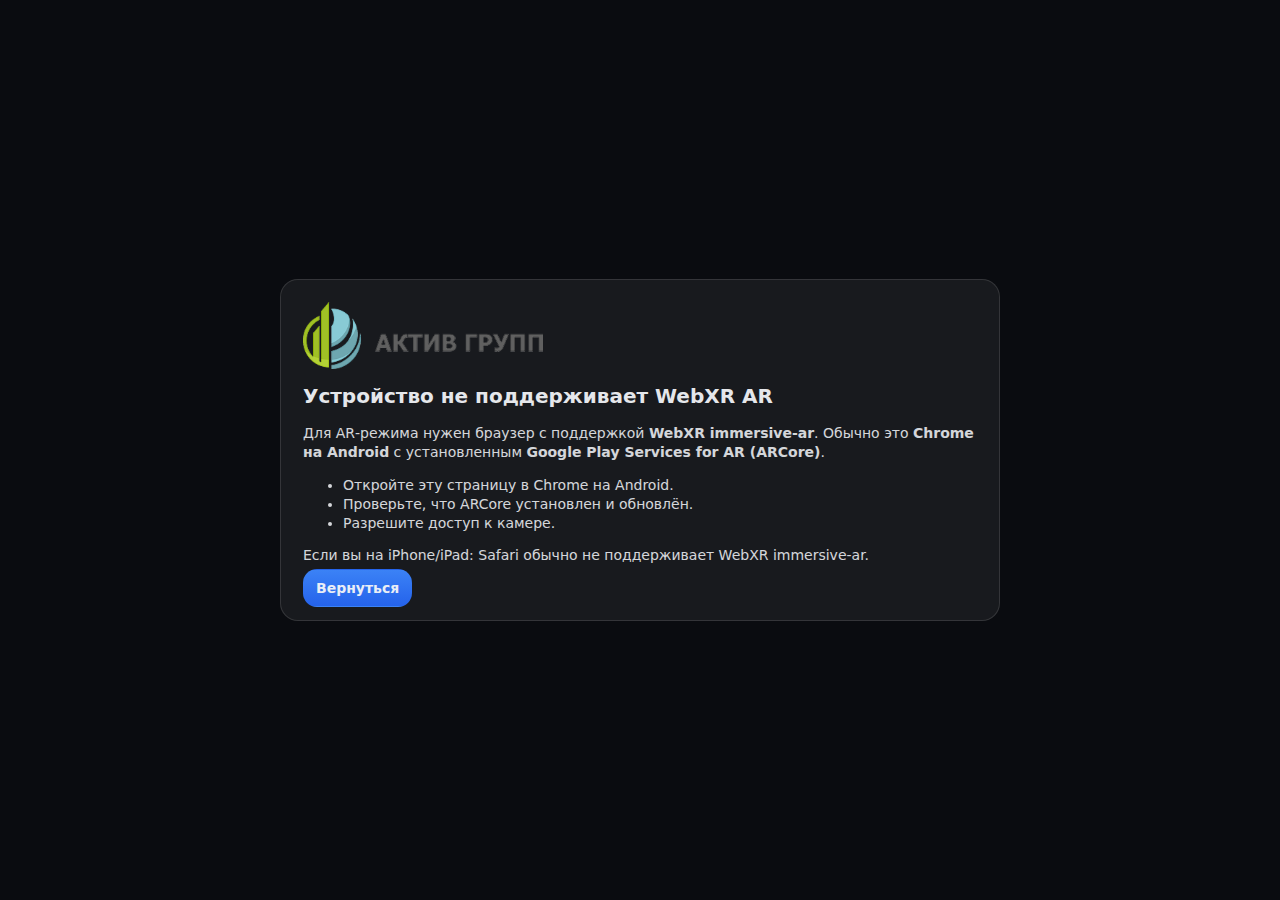
<file: index.html>
<!doctype html>
<html lang="ru">
<head>
  <meta charset="utf-8" />
  <meta name="viewport" content="width=device-width,initial-scale=1,viewport-fit=cover" />
  <meta name="theme-color" content="#0a0c10" />
  <title>AR мощение тротуарной плитки — Web MVP</title>
  <link rel="stylesheet" href="styles.css" />
  <link rel="manifest" href="manifest.webmanifest" />
</head>
<body>

  <div id="splash" class="splash">
    <div class="splashInner">
      <img class="splashLogo" src="assets/logo.png" alt="Логотип" />
      <div class="splashSpinner" aria-hidden="true"></div>
      <div class="splashText">Загрузка…</div>
    </div>
  </div>

  <canvas id="c"></canvas>

  <header class="topbar">
    <div class="title">AR мощение <span class="ver">Web MVP</span></div>
    <div id="status" class="status">инициализация…</div>
  </header>

  <section id="help" class="card help" role="dialog" aria-label="Подсказки">
    <div class="cardHead">
      <div class="cardTitle">Как пользоваться</div>
      <button id="closeHelp" class="iconBtn" aria-label="Скрыть подсказки">×</button>
    </div>
    <ol class="helpList">
      <li>Откройте сайт в <b>Chrome на Android</b> (нужен ARCore).</li>
      <li>Выберите плитку в каталоге → нажмите <b>Включить AR</b>.</li>
      <li>Наведите камеру на пол — появится маркер.</li>
            <li><b>Контур:</b> сначала нажмите <b>Калибр. пол</b>, затем тапайте по углам → <b>Замкнуть</b> → <b>Визуализировать</b>.</li>
      <li><b>Замер:</b> 2 тапа = расстояние, контур = площадь.</li>
    </ol>
    <div class="helpNote">
      iPhone/iPad: в Safari обычно нет WebXR «immersive-ar», поэтому будет только 3D‑превью (без привязки к полу).<br/>
      Админка каталога: <a href="./admin.html" target="_blank" rel="noopener">admin.html</a>
    </div>
  </section>

  <button id="menuFab" class="fab" aria-label="Открыть меню" title="Меню">☰</button>
  <button id="catalogFab" class="fab fab2" aria-label="Каталог" title="Каталог">▦</button>
  <button id="helpFab" class="fab fab3" aria-label="Подсказки" title="Подсказки">?</button>

  <section id="panel" class="panel">
    <div class="panelGrip" aria-hidden="true"></div>

    <div class="panelRow">
      <button id="enterArBtn" class="btn primary">Включить AR</button>
      <button id="exitArBtn" class="btn" disabled>Выход</button>
      <button id="clearBtn" class="btn">Очистить</button>
      <button id="calibBtn" class="btn">Калибр. пол</button>
      <button id="gridBtn" class="btn">Сетка</button>
      <button id="hidePanelBtn" class="btn ghost">Скрыть</button>
    </div>

    <div class="card compact">
      <div class="cardTitle">Режим</div>
      <div class="seg">        <button id="modeDraw" class="segBtn segOn">Контур</button>
        <button id="modeMeasure" class="segBtn">Замер</button>
      </div>
      <div class="note" id="modeHint">Контур: калибруйте пол, затем ставьте точки.</div>
    </div>

    <div class="card compact" id="drawCard" hidden>
      <div class="cardTitle">Разметка контура</div>
      <div class="note">1) Нажмите «Калибр. пол» (маркер должен быть на полу). 2) Тапайте точки (4–10). 3) Замкните контур — появится кнопка «Визуализировать».</div>
      <div class="panelRow small">
        <button id="undoBtn" class="btn">↶ Отмена</button>
        <button id="closePolyBtn" class="btn primary">Замкнуть контур</button>
        <button id="resetPolyBtn" class="btn">Очистить</button>
      </div>
      <div class="note" id="areaOut">—</div>
      <div class="note" id="drawStatus"></div>
    </div>

    <div class="card compact" id="measureCard" hidden>
      <div class="cardTitle">Замер</div>
      <div class="note">Тапните 2 точки на полу — покажем расстояние. В режиме «Контур» показываем площадь.</div>
      <div class="panelRow small">
        <button id="clearMeasureBtn" class="btn">Сбросить замер</button>
      </div>
      <div class="note" id="measureOut">—</div>
    </div>

    <div class="card compact">
      <div class="cardTitle">Плитка</div>
      <div class="note"><b id="tileName">—</b></div>
      <div id="variantRow" class="variantRow"></div>

      <label class="field">
        <span>Масштаб текстуры: <b id="texVal">1.00</b>x</span>
        <input id="texScale" type="range" min="0.25" max="3" step="0.05" value="1.00" />
      </label>

      <label class="field">
        <span>Высота (мм): <b id="hVal">-5</b></span>
        <input id="heightMm" type="range" min="-20" max="10" step="1" value="-5" />
      </label>

      <label class="field">
        <span>Раскладка</span>
        <select id="layout">
          <option value="straight">Прямая</option>
          <option value="diagonal">Диагональ 45°</option>
          <option value="cross">Поворот 90°</option>
          <option value="running">Смещение рядов</option>
        </select>
      </label>

      <div class="panelRow small">
        <button id="openCatalogBtn" class="btn">Открыть каталог</button>
        <button id="shotBtn" class="btn">Скриншот</button>
      </div>
    </div>

    <div class="note small muted">
      WebXR AR работает в Chrome на Android. Для iPhone нужна нативная версия (Unity/ARKit) или специальный WebXR Viewer.
    </div>
  </section>

  <div id="catalogOverlay" class="catalogOverlay hidden" aria-hidden="true">
    <div class="catalogModal">
      <div class="catalogHead">
        <div class="catalogTitle">Каталог плитки</div>
        <button id="closeCatalogBtn" class="iconBtn" aria-label="Закрыть каталог">×</button>
      </div>

      <div class="catalogControls">
        <input id="catalogSearch" class="search" type="search" placeholder="Поиск по названию…" />
        <div class="filters">
          <select id="filterCollection"><option value="">Коллекция (все)</option></select>
          <select id="filterTech"><option value="">Технология (все)</option></select>
          <select id="filterThickness"><option value="">Толщина (все)</option></select>
        </div>
        <div class="catalogHint">Нажмите на карточку, чтобы применить плитку.</div>
      </div>

      <div id="catalogGrid" class="catalogGrid"></div>
    </div>
  </div>


  <div id="actionBar" class="actionBar hidden" aria-live="polite">
    <button id="actionBtn" class="actionBtn">Визуализировать</button>
    <button id="actionClose" class="actionClose" aria-label="Скрыть">×</button>
  </div>
    <div class="panelRow statusRow">
      <div id="floorQualityBadge" class="badge bad" title="Качество трекинга пола">Floor: scanning…</div>
      <button id="occlusionToggle" class="btn small" aria-label="Toggle occlusion">Occlusion: Off</button>
    </div>


  <pre id="dbg" class="dbg" hidden></pre>

  <script type="module" src="app.js"></script>
</body>
</html>
</file>
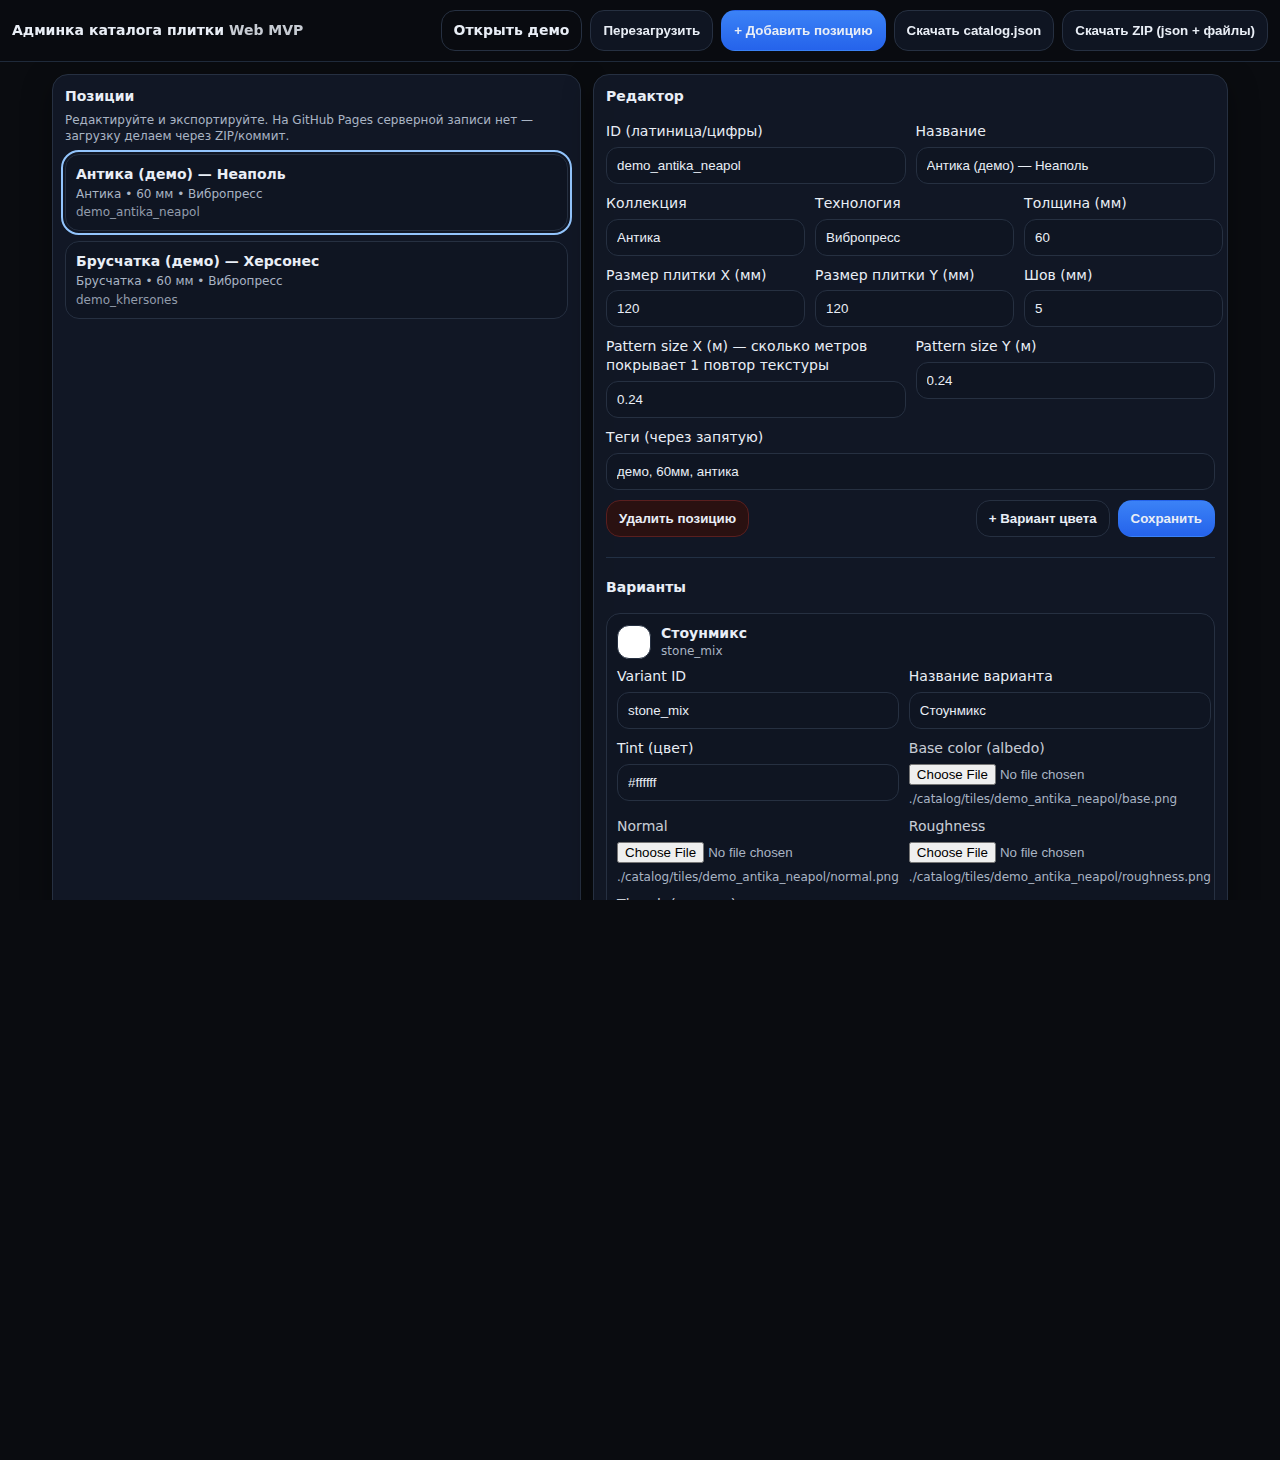
<file: admin.html>
<!doctype html>
<html lang="ru">
<head>
  <meta charset="utf-8" />
  <meta name="viewport" content="width=device-width,initial-scale=1,viewport-fit=cover" />
  <meta name="theme-color" content="#0a0c10" />
  <title>Админка каталога плитки — Web MVP</title>
  <link rel="stylesheet" href="styles.css" />
  <link rel="stylesheet" href="admin.css" />
</head>
<body class="adminBody">
  <header class="adminTop">
    <div class="adminTitle">Админка каталога плитки <span class="muted">Web MVP</span></div>
    <div class="adminActions">
      <a class="btn ghost" href="./index.html" target="_blank" rel="noopener">Открыть демо</a>
      <button id="btnReload" class="btn">Перезагрузить</button>
      <button id="btnAddItem" class="btn primary">+ Добавить позицию</button>
      <button id="btnExportJson" class="btn">Скачать catalog.json</button>
      <button id="btnExportZip" class="btn">Скачать ZIP (json + файлы)</button>
    </div>
  </header>

  <main class="adminMain">
    <section class="adminLeft card">
      <div class="adminPanelHead">
        <div class="adminPanelTitle">Позиции</div>
        <div class="adminHint">Редактируйте и экспортируйте. На GitHub Pages серверной записи нет — загрузку делаем через ZIP/коммит.</div>
      </div>
      <div id="itemsList" class="itemsList"></div>
    </section>

    <section class="adminRight card">
      <div class="adminPanelHead">
        <div class="adminPanelTitle">Редактор</div>
        <div class="adminHint" id="editHint">Выберите позицию слева.</div>
      </div>

      <div id="editor" class="editor" hidden>
        <div class="grid2">
          <label class="aField">
            <span>ID (латиница/цифры)</span>
            <input id="fId" type="text" placeholder="например: antika_b1_f6_neapol" />
          </label>
          <label class="aField">
            <span>Название</span>
            <input id="fName" type="text" placeholder="Антика B-1 F-6 — Неаполь" />
          </label>
        </div>

        <div class="grid3">
          <label class="aField">
            <span>Коллекция</span>
            <input id="fCollection" type="text" placeholder="Антика" />
          </label>
          <label class="aField">
            <span>Технология</span>
            <input id="fTech" type="text" placeholder="Вибропресс" />
          </label>
          <label class="aField">
            <span>Толщина (мм)</span>
            <input id="fTh" type="number" min="10" step="1" />
          </label>
        </div>

        <div class="grid3">
          <label class="aField">
            <span>Размер плитки X (мм)</span>
            <input id="fSizeX" type="number" min="10" step="1" />
          </label>
          <label class="aField">
            <span>Размер плитки Y (мм)</span>
            <input id="fSizeY" type="number" min="10" step="1" />
          </label>
          <label class="aField">
            <span>Шов (мм)</span>
            <input id="fSeam" type="number" min="0" step="1" />
          </label>
        </div>

        <div class="grid2">
          <label class="aField">
            <span>Pattern size X (м) — сколько метров покрывает 1 повтор текстуры</span>
            <input id="fPatX" type="number" min="0.01" step="0.01" />
          </label>
          <label class="aField">
            <span>Pattern size Y (м)</span>
            <input id="fPatY" type="number" min="0.01" step="0.01" />
          </label>
        </div>

        <label class="aField">
          <span>Теги (через запятую)</span>
          <input id="fTags" type="text" placeholder="60мм, антика, колормикс" />
        </label>

        <div class="row">
          <button id="btnDelItem" class="btn danger">Удалить позицию</button>
          <div class="spacer"></div>
          <button id="btnAddVar" class="btn">+ Вариант цвета</button>
          <button id="btnSaveItem" class="btn primary">Сохранить</button>
        </div>

        <hr class="sep"/>

        <div class="adminPanelTitle">Варианты</div>
        <div id="varsList" class="varsList"></div>
      </div>

      <pre id="adminDbg" class="adminDbg" hidden></pre>
    </section>
  </main>

  <script src="https://cdn.jsdelivr.net/npm/jszip@3.10.1/dist/jszip.min.js"></script>
  <script type="module" src="admin.js"></script>
</body>
</html>
</file>
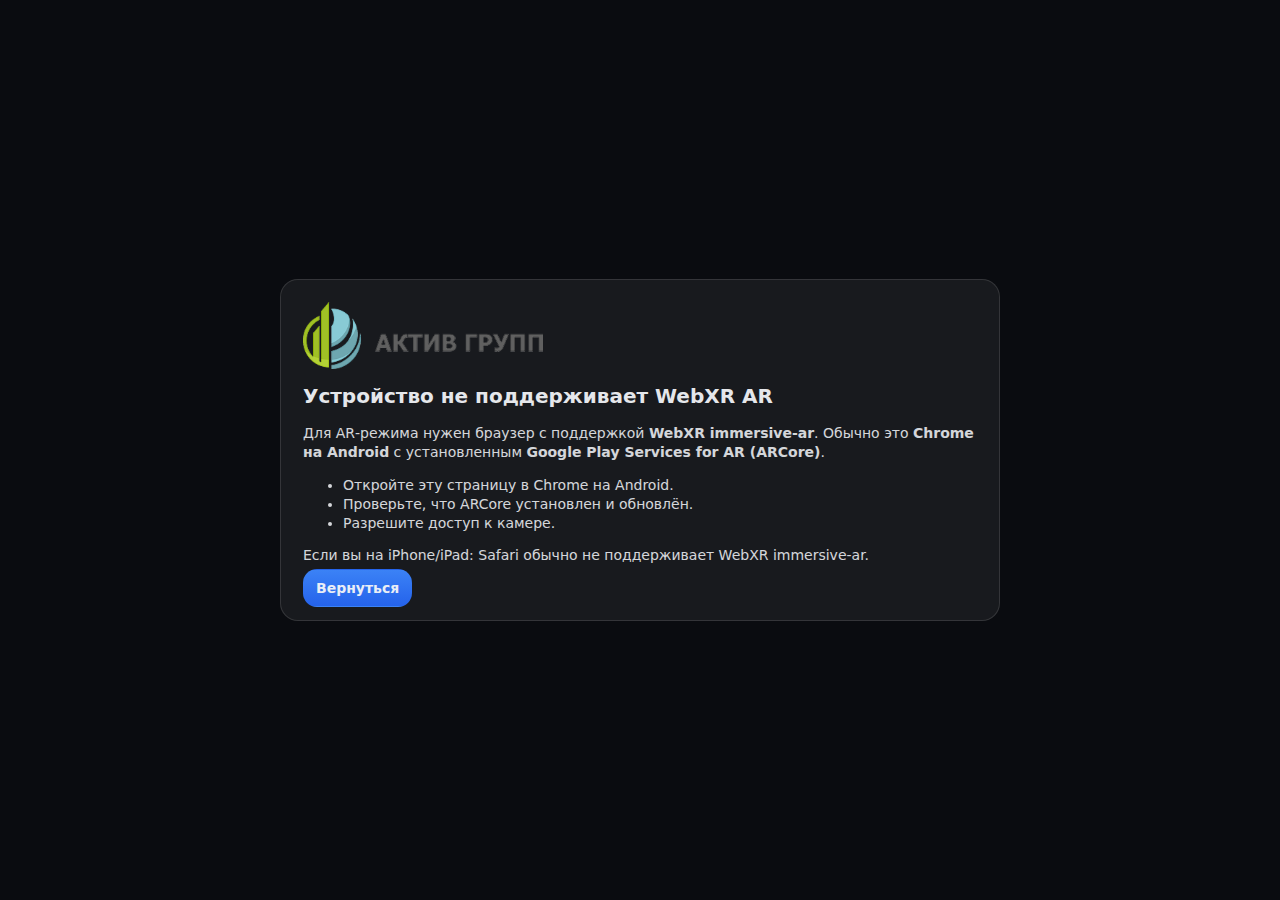
<file: unsupported.html>
<!doctype html>
<html lang="ru">
<head>
  <meta charset="utf-8" />
  <meta name="viewport" content="width=device-width,initial-scale=1,viewport-fit=cover" />
  <meta name="theme-color" content="#0a0c10" />
  <title>AR недоступен</title>
  <link rel="stylesheet" href="styles.css" />
</head>
<body class="unsupportedBody">
  <div class="unsupportedCard">
    <img class="unsupportedLogo" src="assets/logo.png" alt="Логотип" />
    <h1>Устройство не поддерживает WebXR AR</h1>
    <p>
      Для AR‑режима нужен браузер с поддержкой <b>WebXR immersive‑ar</b>.
      Обычно это <b>Chrome на Android</b> с установленным <b>Google Play Services for AR (ARCore)</b>.
    </p>
    <ul>
      <li>Откройте эту страницу в Chrome на Android.</li>
      <li>Проверьте, что ARCore установлен и обновлён.</li>
      <li>Разрешите доступ к камере.</li>
    </ul>
    <p class="muted">Если вы на iPhone/iPad: Safari обычно не поддерживает WebXR immersive‑ar.</p>
    <a class="btn primary" href="./index.html">Вернуться</a>
  </div>
</body>
</html>
</file>
<file: styles.css>
/* Web AR Paver MVP UI (built on v6 stable styles) */
:root{
  --bg:#0a0c10;
  --fg:#e9eef6;
  --mut:#a9b4c4;
  --card:#121826cc;
  --card2:#121826f0;
  --stroke:#263041;
  --pri:#3b82f6;
  --pri2:#2563eb;
  --warn:#f59e0b;
  --ok:#22c55e;
  --shadow:0 8px 30px rgba(0,0,0,.35);
  --r:16px;
  --r2:12px;
  --gap:10px;
  --safe-top: env(safe-area-inset-top);
  --safe-bot: env(safe-area-inset-bottom);
  --safe-left: env(safe-area-inset-left);
  --safe-right: env(safe-area-inset-right);
}

*{ box-sizing:border-box; }
html,body{ margin:0; height:100%; background:var(--bg); color:var(--fg); font:14px/1.35 system-ui, -apple-system, Segoe UI, Roboto, Arial, sans-serif; overflow:hidden; }
a{ color:#93c5fd; text-decoration:none; }
a:hover{ text-decoration:underline; }

#c{ position:fixed; inset:0; width:100%; height:100%; display:block; background:#000; }

.topbar{
  position:fixed;
  top:0; left:0; right:0;
  padding: calc(10px + var(--safe-top)) 12px 10px;
  display:flex;
  gap:12px;
  align-items:center;
  justify-content:space-between;
  z-index:30;
  pointer-events:none;
}
.title{ font-weight:700; letter-spacing:.2px; pointer-events:none; }
.ver{ font-weight:600; opacity:.8; font-size:12px; margin-left:6px; }
.status{ opacity:.9; font-size:12px; text-align:right; pointer-events:none; }

.card{
  background:var(--card2);
  border:1px solid var(--stroke);
  border-radius: var(--r);
  box-shadow: var(--shadow);
  overflow:hidden;
}
.card.compact{ padding:12px; }
.cardTitle{ font-weight:700; margin-bottom:8px; }
.note{ color:var(--mut); font-size:12px; }
.note.small{ font-size:11px; }
.muted{ opacity:.85; }

.cardHead{
  display:flex; align-items:center; justify-content:space-between;
  padding:12px 12px 6px;
}
.help{
  position:fixed;
  top: calc(56px + var(--safe-top));
  left: 12px;
  right: 12px;
  max-width: 560px;
  margin: 0 auto;
  z-index: 40;
}
.helpList{ margin:8px 16px 12px; padding-left:18px; }
.helpList li{ margin:6px 0; }
.helpNote{ padding: 0 12px 12px; color:var(--mut); font-size:12px; }

.iconBtn{
  width:34px; height:34px;
  border-radius: 12px;
  border:1px solid var(--stroke);
  background:#0f1522;
  color:var(--fg);
  font-size:20px;
  line-height:32px;
  cursor:pointer;
}
.iconBtn:active{ transform: translateY(1px); }

.fab{
  position:fixed;
  right: calc(12px + var(--safe-right));
  bottom: calc(12px + var(--safe-bot));
  width:52px; height:52px;
  border-radius: 18px;
  border:1px solid var(--stroke);
  background:#0f1522;
  color:var(--fg);
  box-shadow: var(--shadow);
  z-index: 35;
  cursor:pointer;
  font-size:22px;
}
.fab2{ bottom: calc(70px + var(--safe-bot)); font-size:20px; }
.fab3{ bottom: calc(128px + var(--safe-bot)); font-size:20px; }
.fab:active{ transform: translateY(1px); }

.panel{
  position:fixed;
  left: 0; right: 0;
  bottom: 0;
  padding: 10px 12px calc(10px + var(--safe-bot));
  max-width: 720px;
  margin: 0 auto;
  z-index: 32;
  display:flex;
  flex-direction:column;
  gap: var(--gap);
  transform: translateY(0);
  transition: transform .18s ease;
}
.panel.collapsed{
  transform: translateY(calc(100% - 64px));
}
.panelGrip{
  width: 64px; height: 5px; border-radius: 999px;
  background: rgba(255,255,255,.15);
  margin: 0 auto;
}
.panelRow{
  display:flex;
  gap:8px;
  flex-wrap:wrap;
}
.panelRow.small .btn{ flex:1; min-width:140px; }

.btn{
  padding: 10px 12px;
  border-radius: 14px;
  border:1px solid var(--stroke);
  background:#0f1522;
  color:var(--fg);
  cursor:pointer;
  font-weight:600;
}
.btn:disabled{ opacity:.55; cursor:not-allowed; }
.btn:active{ transform: translateY(1px); }

.btn.primary{
  border-color: transparent;
  background: linear-gradient(180deg, var(--pri), var(--pri2));
}
.btn.ghost{
  background: transparent;
}

.field{ display:block; margin-top:10px; }
.field span{ display:flex; align-items:center; justify-content:space-between; gap:10px; }
input[type="range"]{ width:100%; margin-top:6px; }

select, .search{
  width:100%;
  padding: 10px 10px;
  border-radius: 12px;
  border:1px solid var(--stroke);
  background:#0f1522;
  color:var(--fg);
  outline:none;
}

.seg{ display:flex; gap:6px; }
.segBtn{
  flex:1;
  padding: 10px 10px;
  border-radius: 14px;
  border:1px solid var(--stroke);
  background:#0f1522;
  color:var(--fg);
  font-weight:700;
  cursor:pointer;
}
.segBtn.segOn{
  border-color: transparent;
  background: linear-gradient(180deg, #22c55e, #16a34a);
  color:#06110a;
}

.variantRow{
  display:flex;
  gap:8px;
  flex-wrap:wrap;
  padding-top:8px;
}
.swatch{
  width:36px; height:36px;
  border-radius: 12px;
  border:1px solid var(--stroke);
  background:#222;
  cursor:pointer;
  position:relative;
  box-shadow: inset 0 0 0 2px rgba(0,0,0,.15);
}
.swatch.on{
  outline: 2px solid #93c5fd;
  outline-offset: 2px;
}
.swatch span{
  position:absolute;
  left:6px; right:6px; bottom:4px;
  font-size:10px;
  opacity:.9;
  text-shadow: 0 1px 2px rgba(0,0,0,.6);
  white-space:nowrap;
  overflow:hidden;
  text-overflow:ellipsis;
}

/* Catalog overlay */
.catalogOverlay{
  position:fixed;
  inset:0;
  z-index:9999;
  background: rgba(0,0,0,.55);
  backdrop-filter: blur(6px);
  display:flex;
  align-items: flex-end;
  justify-content:center;
  padding: 0 10px calc(10px + var(--safe-bot));
}
.catalogOverlay.hidden{ display:none; }

.catalogModal{
  width: min(980px, 100%);
  max-height: min(84vh, 820px);
  border-radius: 18px;
  background: var(--card2);
  border: 1px solid var(--stroke);
  box-shadow: var(--shadow);
  overflow:hidden;
  display:flex;
  flex-direction:column;
}

.catalogHead{
  display:flex;
  align-items:center;
  justify-content:space-between;
  padding: 12px 12px 6px;
}
.catalogTitle{ font-weight:800; }

.catalogControls{
  padding: 0 12px 10px;
  display:flex;
  flex-direction:column;
  gap:10px;
}
.filters{
  display:grid;
  grid-template-columns: 1fr 1fr 1fr;
  gap:10px;
}
@media (max-width: 560px){
  .filters{ grid-template-columns: 1fr; }
}

.catalogHint{ color:var(--mut); font-size:12px; margin-top:-4px; }

.catalogGrid{
  padding: 0 12px 14px;
  overflow:auto;
  display:grid;
  grid-template-columns: repeat(3, minmax(0, 1fr));
  gap:10px;
}
@media (max-width: 820px){
  .catalogGrid{ grid-template-columns: repeat(2, minmax(0, 1fr)); }
}
@media (max-width: 520px){
  .catalogGrid{ grid-template-columns: repeat(1, minmax(0, 1fr)); }
}

.tileCard{
  border:1px solid var(--stroke);
  border-radius: 14px;
  background:#0f1522;
  overflow:hidden;
  cursor:pointer;
  display:flex;
  gap:10px;
  padding:10px;
  align-items:center;
}
.tileThumb{
  width:72px; height:72px;
  border-radius: 12px;
  background:#0b0f18;
  object-fit:cover;
  border:1px solid rgba(255,255,255,.06);
}
.tileMeta{ flex:1; min-width:0; }
.tileName{ font-weight:800; }
.tileSub{ color:var(--mut); font-size:12px; white-space:nowrap; overflow:hidden; text-overflow:ellipsis; margin-top:2px;}
.tileTags{ display:flex; flex-wrap:wrap; gap:6px; margin-top:6px; }
.tag{
  font-size:11px;
  padding: 3px 8px;
  border-radius: 999px;
  border:1px solid rgba(255,255,255,.10);
  color: rgba(255,255,255,.88);
}
.tileCard:active{ transform: translateY(1px); }

.dbg{
  position:fixed;
  left: 12px; right:12px;
  bottom: calc(12px + var(--safe-bot));
  max-height: 42vh;
  overflow:auto;
  padding: 12px;
  z-index:99999;
  background: #111827;
  border:1px solid #374151;
  border-radius: 12px;
  white-space: pre-wrap;
  box-shadow: var(--shadow);
}


/* Splash */
.splash{
  position:fixed; inset:0;
  background:#fff;
  display:flex; align-items:center; justify-content:center;
  z-index:9999;
  opacity:1; visibility:visible;
  transition: opacity .35s ease, visibility .35s ease;
}
.splash.hidden{ opacity:0; visibility:hidden; pointer-events:none; }
.splashInner{ display:flex; flex-direction:column; align-items:center; gap:14px; padding:24px; }
.splashLogo{ width:min(260px,70vw); height:auto; }
.splashSpinner{
  width:34px; height:34px;
  border:3px solid rgba(0,0,0,.12);
  border-top-color: rgba(0,0,0,.55);
  border-radius:999px;
  animation: spin .85s linear infinite;
}
.splashText{ color:#111827; font-size:14px; opacity:.75; }
@keyframes spin{ to{ transform: rotate(360deg);} }

/* Action bar */
.actionBar{
  position:fixed; left:50%; bottom:18px; transform:translateX(-50%);
  display:flex; gap:10px; align-items:center;
  padding:10px 12px;
  background: rgba(10,12,16,.55);
  border:1px solid rgba(255,255,255,.15);
  backdrop-filter: blur(10px);
  border-radius:999px;
  z-index:9000;
}
.actionBar.hidden{ display:none; }
.actionBtn{
  border:0;
  background:#22c55e;
  color:#0a0c10;
  font-weight:700;
  padding:10px 14px;
  border-radius:999px;
}
.actionBtn.secondary{ background:#ffffff; color:#0a0c10; }
.actionClose{
  border:0;
  background:transparent;
  color:#fff;
  font-size:18px;
  padding:2px 8px;
}

/* Unsupported */
.unsupportedBody{
  margin:0;
  font-family: system-ui, -apple-system, Segoe UI, Roboto, Ubuntu, Cantarell, Noto Sans, Arial, "Apple Color Emoji","Segoe UI Emoji";
  background:#0a0c10;
  color:#e5e7eb;
  display:flex;
  min-height:100vh;
  align-items:center;
  justify-content:center;
  padding:20px;
}
.unsupportedCard{
  width:min(720px, 92vw);
  background:rgba(255,255,255,.06);
  border:1px solid rgba(255,255,255,.12);
  border-radius:18px;
  padding:22px;
}
.unsupportedLogo{ width:min(240px, 70vw); height:auto; display:block; margin:0 0 14px 0; }
.unsupportedCard h1{ margin:0 0 10px; font-size:20px; }
.unsupportedCard p, .unsupportedCard li{ color:#e5e7eb; opacity:.92; }



/* Screenshot mode: temporarily hide UI */
body.hide-ui #panel,
body.hide-ui #status,
body.hide-ui #dbg,
body.hide-ui #menuFab,
body.hide-ui #catalogFab,
body.hide-ui #helpFab,
body.hide-ui #help{
  opacity: 0 !important;
  pointer-events: none !important;
}


/* Status badges */
.statusRow{ display:flex; gap:8px; align-items:center; justify-content:space-between; margin-top:8px; }
.badge{
  display:inline-flex; align-items:center; gap:8px;
  padding:8px 10px; border-radius:999px;
  font-size:12px; line-height:1;
  background:rgba(0,0,0,0.35);
  border:1px solid rgba(255,255,255,0.18);
  color:#fff;
  user-select:none;
}
.badge::before{
  content:""; width:10px; height:10px; border-radius:999px;
  background:#ff3b30; /* red default */
  box-shadow:0 0 0 2px rgba(0,0,0,0.25) inset;
}
.badge.bad::before{ background:#ff3b30; }
.badge.mid::before{ background:#ffcc00; }
.badge.good::before{ background:#34c759; }
.btn.small{ padding:8px 10px; font-size:12px; border-radius:999px; }
.btn[disabled]{ opacity:0.55; }
</file>
<file: admin.css>
body.adminBody{
  overflow:auto;
  background: #0a0c10;
}

.adminTop{
  position: sticky;
  top: 0;
  z-index: 50;
  padding: calc(10px + env(safe-area-inset-top)) 12px 10px;
  background: rgba(10,12,16,.92);
  backdrop-filter: blur(8px);
  border-bottom: 1px solid #1f2a3a;
  display:flex;
  gap:10px;
  align-items:center;
  justify-content: space-between;
}
.adminTitle{ font-weight:900; }
.adminActions{ display:flex; flex-wrap:wrap; gap:8px; }

.adminMain{
  display:grid;
  grid-template-columns: 1fr 1.2fr;
  gap: 12px;
  padding: 12px 12px calc(12px + env(safe-area-inset-bottom));
  max-width: 1200px;
  margin: 0 auto;
}
@media (max-width: 980px){
  .adminMain{ grid-template-columns: 1fr; }
}

.adminLeft, .adminRight{ padding: 12px; }
.adminPanelHead{ display:flex; flex-direction:column; gap:6px; margin-bottom:10px; }
.adminPanelTitle{ font-weight:900; }
.adminHint{ color: var(--mut); font-size:12px; }

.itemsList{ display:flex; flex-direction:column; gap:10px; }
.itemRow{
  padding: 10px;
  border: 1px solid var(--stroke);
  background: #0f1522;
  border-radius: 14px;
  cursor:pointer;
}
.itemRow.on{ outline:2px solid #93c5fd; outline-offset: 2px; }
.itemRowTitle{ font-weight:800; }
.itemRowSub{ color: var(--mut); font-size:12px; margin-top:2px; }

.editor{ display:flex; flex-direction:column; gap:10px; }
.grid2{ display:grid; grid-template-columns: 1fr 1fr; gap:10px; }
.grid3{ display:grid; grid-template-columns: 1fr 1fr 1fr; gap:10px; }
@media (max-width: 820px){
  .grid2,.grid3{ grid-template-columns: 1fr; }
}

.aField{ display:flex; flex-direction:column; gap:6px; }
.aField input{
  padding: 10px 10px;
  border-radius: 12px;
  border:1px solid var(--stroke);
  background:#0f1522;
  color:var(--fg);
  outline:none;
}

.row{ display:flex; gap:8px; align-items:center; flex-wrap:wrap; }
.spacer{ flex:1; }

.sep{ border:none; border-top:1px solid #223044; margin: 10px 0; }

.varsList{ display:flex; flex-direction:column; gap:10px; margin-top:6px; }
.varCard{
  border:1px solid var(--stroke);
  background:#0f1522;
  border-radius: 14px;
  padding: 10px;
  display:flex;
  flex-direction:column;
  gap:8px;
}
.varTop{ display:flex; gap:10px; align-items:center; }
.varSwatch{ width:34px; height:34px; border-radius: 12px; border:1px solid var(--stroke); }
.varName{ font-weight:800; }
.varSub{ color:var(--mut); font-size:12px; }

.varGrid{ display:grid; grid-template-columns: 1fr 1fr; gap:10px; }
@media (max-width: 820px){ .varGrid{ grid-template-columns: 1fr; } }

.fileRow{ display:flex; flex-direction:column; gap:6px; }
.fileRow input[type="file"]{ color:var(--mut); }

.btn.danger{
  background: #2a1111;
  border-color: #5a1f1f;
}
.adminDbg{
  margin-top:10px;
  padding: 10px;
  background:#111827;
  border:1px solid #374151;
  border-radius: 12px;
  white-space: pre-wrap;
}
</file>
